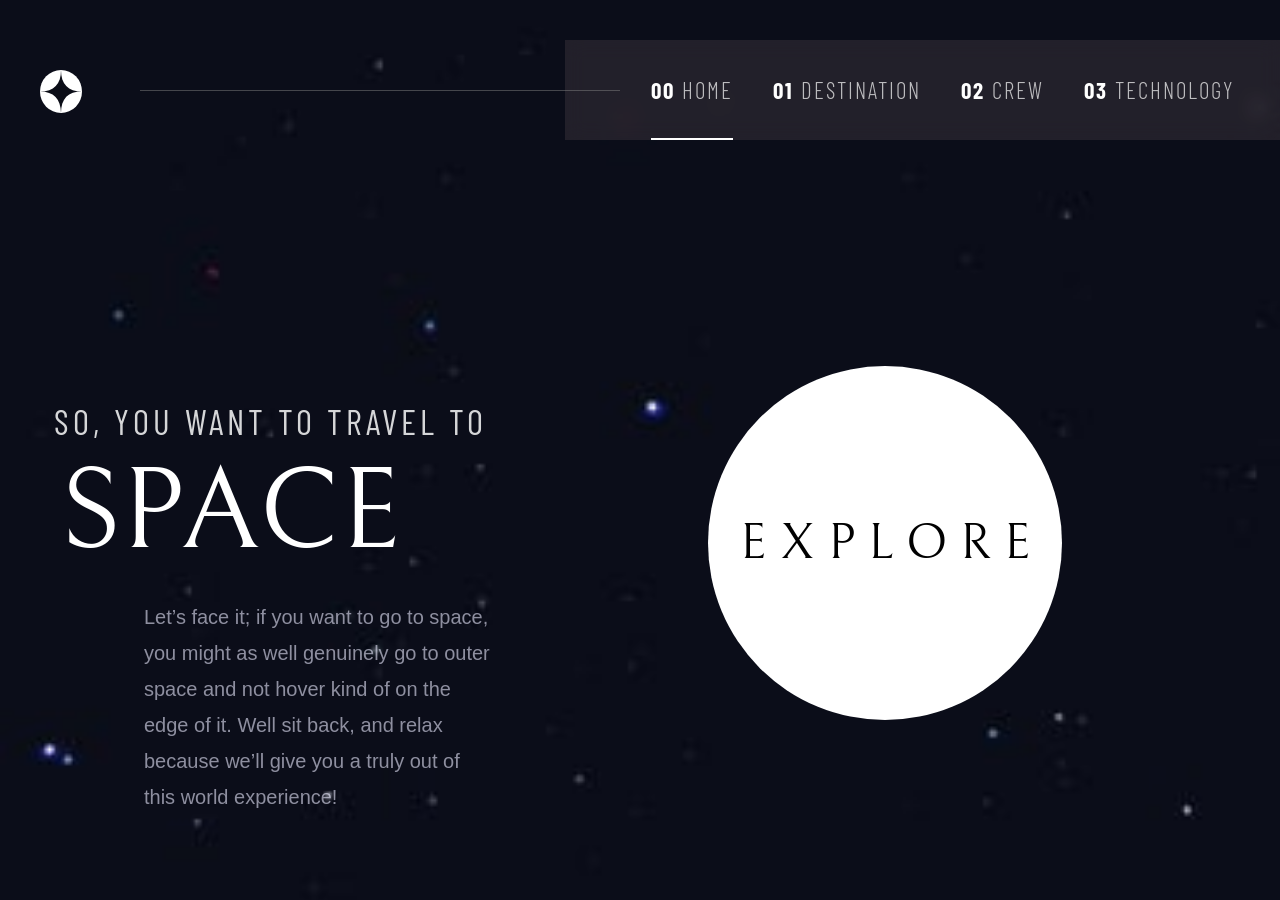
<file: index.html>
<!DOCTYPE html>
<html lang="fr">
<head>
  	<meta charset="UTF-8">
	<meta name="viewport" content="width=device-width, initial-scale=1.0">
	<link rel="stylesheet" href="styles/style.css">
	<style>@import url('https://fonts.googleapis.com/css2?family=Barlow+Condensed:ital,wght@0,100;0,200;0,300;0,400;0,500;1,100;1,200;1,300;1,400;1,500&family=Bellefair&display=swap');</style>
	<link rel="icon" type="image/png" sizes="32x32" href="./assets/favicon-32x32.png">
	<title>Space</title>
</head>
<body>
	<header>
		<div class="logo">
			<img src="assets/shared/logo.svg">
		</div>
		<div class="trait"></div>
		<div class="nav">
			<ul>
				<li><a href="#" style="border-bottom: 2px solid white;"><strong>00 </strong>home</a></li>
				<li><a href="destination.html"><strong>01 </strong>destination</a></li>
				<li><a href="crew.html"><strong>02 </strong>crew</a></li>
				<li><a href="technology.html"><strong>03 </strong>technology</a></li>
			</ul>
		</div>
	</header>

	<section class="home">
		<div class="texte">
			<h2>So, you want to travel to</h2>
			<h3>space</h3>
			<p>
				Let’s face it; if you want to go to space, you might as well genuinely go to 
				outer space and not hover kind of on the edge of it. Well sit back, and relax 
				because we’ll give you a truly out of this world experience!
			</p>
		</div>

		<div class="explore">
			<a href="destination.html">
				<div class="btn">
					<span>E X P L O R E</span>
				</div>
			</a>
		</div>
		

	</section>
</body>
</html>
</file>
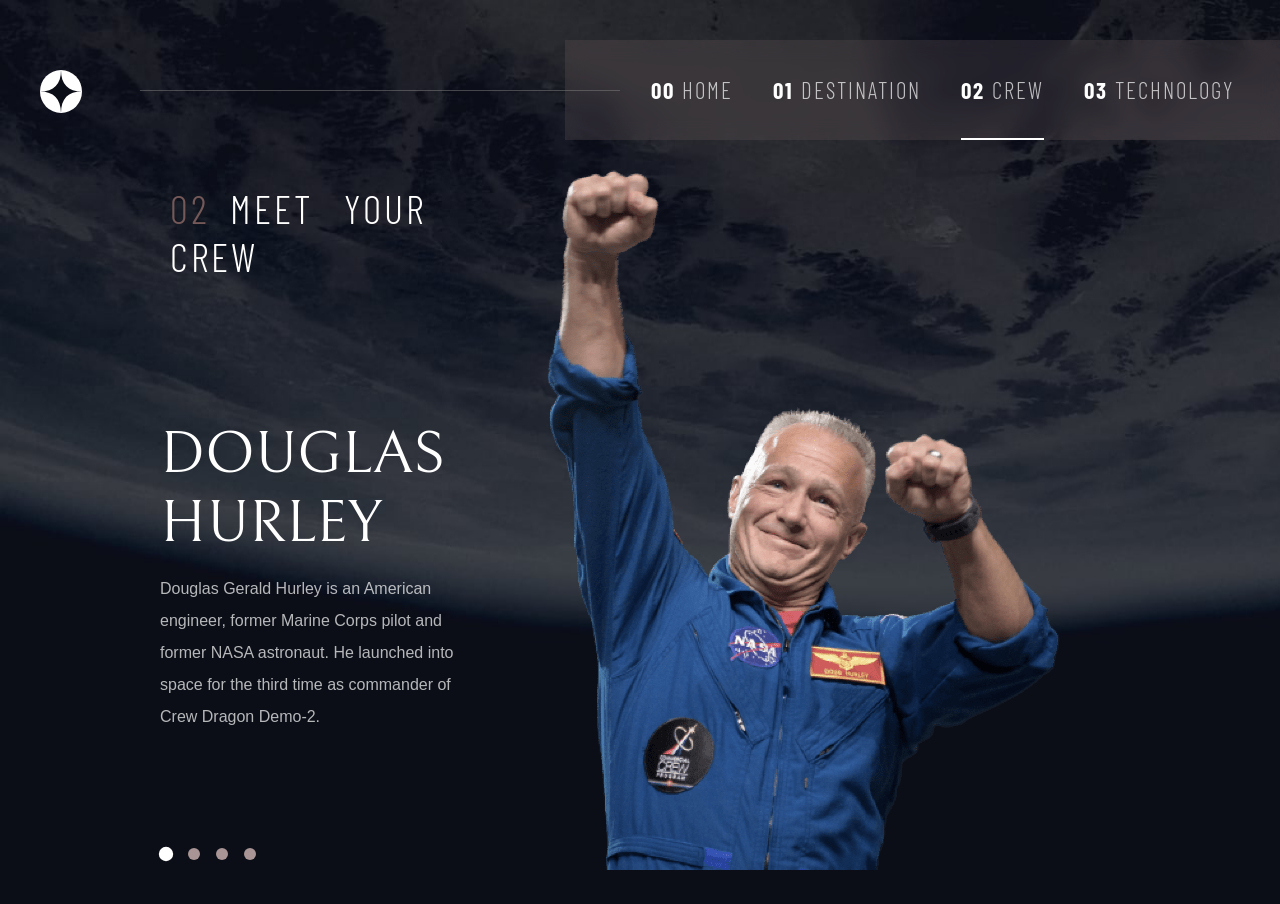
<file: crew.html>
<!DOCTYPE html>
<html lang="fr">
<head>
  	<meta charset="UTF-8">
  	<meta name="viewport" content="width=device-width, initial-scale=1.0">
	<link rel="stylesheet" href="styles/style.css">
	<link rel="stylesheet" href="styles/crew.css">
	<script src="styles/glide/glide.min.js" charset="utf-8"></script>
    <link rel="stylesheet" href="styles/glide/glide.core.min.css">
    <link rel="stylesheet" href="styles/glide/glide.theme.min.css">
    <link rel="stylesheet" href="https://cdnjs.cloudflare.com/ajax/libs/font-awesome/5.12.1/css/all.min.css">
	<style>@import url('https://fonts.googleapis.com/css2?family=Barlow+Condensed:ital,wght@0,100;0,200;0,300;0,400;0,500;1,100;1,200;1,300;1,400;1,500&family=Bellefair&display=swap');</style>	
	<link rel="icon" type="image/png" sizes="32x32" href="./assets/favicon-32x32.png">
	
	<title>Space</title>
</head>
<body>
	<header>
		<div class="logo">
			<img src="assets/shared/logo.svg">
		</div>
		<div class="trait"></div>
		<div class="nav">
			<ul>
				<li><a href="index.html"><strong>00 </strong>home</a></li>
				<li><a href="destination.html" ><strong>01 </strong>destination</a></li>
				<li><a href="crew.html" style="border-bottom: 2px solid white;"><strong>02 </strong>crew</a></li>
				<li><a href="technology.html"><strong>03 </strong>technology</a></li>
			</ul>
		</div>
	</header>

	<div class="glider">
		<div class="glide__track" data-glide-el="track">
			<ul class="glide__slides">
				<li class="glide__slide">
					<div class="container">
						<div class="left">
							<div class="title">
								<h1><strong>02</strong>meet your crew</h1>
							</div>
							<div class="texte">
								<h2>Douglas hurley</h2>
								<p>
									Douglas Gerald Hurley is an American engineer,
									former Marine Corps pilot and former NASA astronaut.
									He launched into space for the third time as commander
									 of Crew Dragon Demo-2.
								</p>
							</div>
							<div data-glide-el="controls[nav]" class="buttons">
								<button data-glide-dir="=0" class="button--active glide__bullet--active"></button>
								<button data-glide-dir="=1" class=""></button>
								<button data-glide-dir="=2" class=""></button>
								<button data-glide-dir="=3" class=""></button>
							</div>
						</div>
						<div class="right">
							<img src="assets/crew/image-douglas-hurley.png">
						</div>
					</div>
				</li>

				<li class="glide__slide">
					<div class="container">
						<div class="left">
							<div class="title">
								<h1><strong>02</strong>meet your crew</h1>
							</div>
							<div class="texte">
								<h2>mark shuttleworth</h2>
								<p>
									Mark Richard Shuttleworth is the founder
									and CEO of Canonical, the company behind 
									the Linux-based Ubuntu operating system. 
									Shuttleworth became the first South African 
									to travel to space as a space tourist.
								</p>
							</div>
							<div data-glide-el="controls[nav]" class="buttons">
								<button data-glide-dir="=0" class=""></button>
								<button data-glide-dir="=1" class="button--active glide__bullet--active"></button>
								<button data-glide-dir="=2" class=""></button>
								<button data-glide-dir="=3" class=""></button>
							</div>
						</div>
						<div class="right">
							<img src="assets/crew/image-mark-shuttleworth.png">
						</div>
					</div>
				</li>
	
				<li class="glide__slide">
					<div class="container">
						<div class="left">
							<div class="title">
								<h1><strong>02</strong>meet your crew</h1>
							</div>
							<div class="texte">
								<h2>victor glover</h2>
								<p>
									Pilot on the first operational
									flight of the SpaceX Crew Dragon 
									to the International Space Station. 
									Glover is a commander in the U.S. Navy 
									where he pilots an F/A-18.He was a crew 
									member of Expedition 64, and served as a 
									station systems flight engineer.
								</p>
							</div>
							<div data-glide-el="controls[nav]" class="buttons">
								<button data-glide-dir="=0" class=""></button>
								<button data-glide-dir="=1" class=""></button>
								<button data-glide-dir="=2" class="button--active glide__bullet--active"></button>
								<button data-glide-dir="=3" class=""></button>
							</div>
						</div>
						<div class="right">
							<img src="assets/crew/image-victor-glover.png">
						</div>
					</div>
				</li>

				<li class="glide__slide">
					<div class="container">
						<div class="left">
							<div class="title">
								<h1><strong>02</strong>meet your crew</h1>
							</div>
							<div class="texte">
								<h2>anousheh ansari</h2>
								<p>
									Anousheh Ansari is an Iranian 
									American engineer and co-founder 
									of Prodea Systems. Ansari was the 
									fourth self-funded space tourist, 
									the first self-funded woman to fly 
									to the ISS, and the first Iranian in space.
								</p>
							</div>
							<div data-glide-el="controls[nav]" class="buttons">
								<button data-glide-dir="=0" class=""></button>
								<button data-glide-dir="=1" class=""></button>
								<button data-glide-dir="=2" class=""></button>
								<button data-glide-dir="=3" class="button--active glide__bullet--active"></button>
							</div>
						</div>
						<div class="right">
							<img src="assets/crew/image-anousheh-ansari.png">
						</div>
					</div>
				</li>
			</ul>
		</div>

	  <script>
		new Glide(document.querySelector('.glider'),{
			type: 'carousel',
			perView: 1,
			focusAt: 'center',
			gap: 40,
		}).mount();
	  </script>
</body>
</html>
</file>
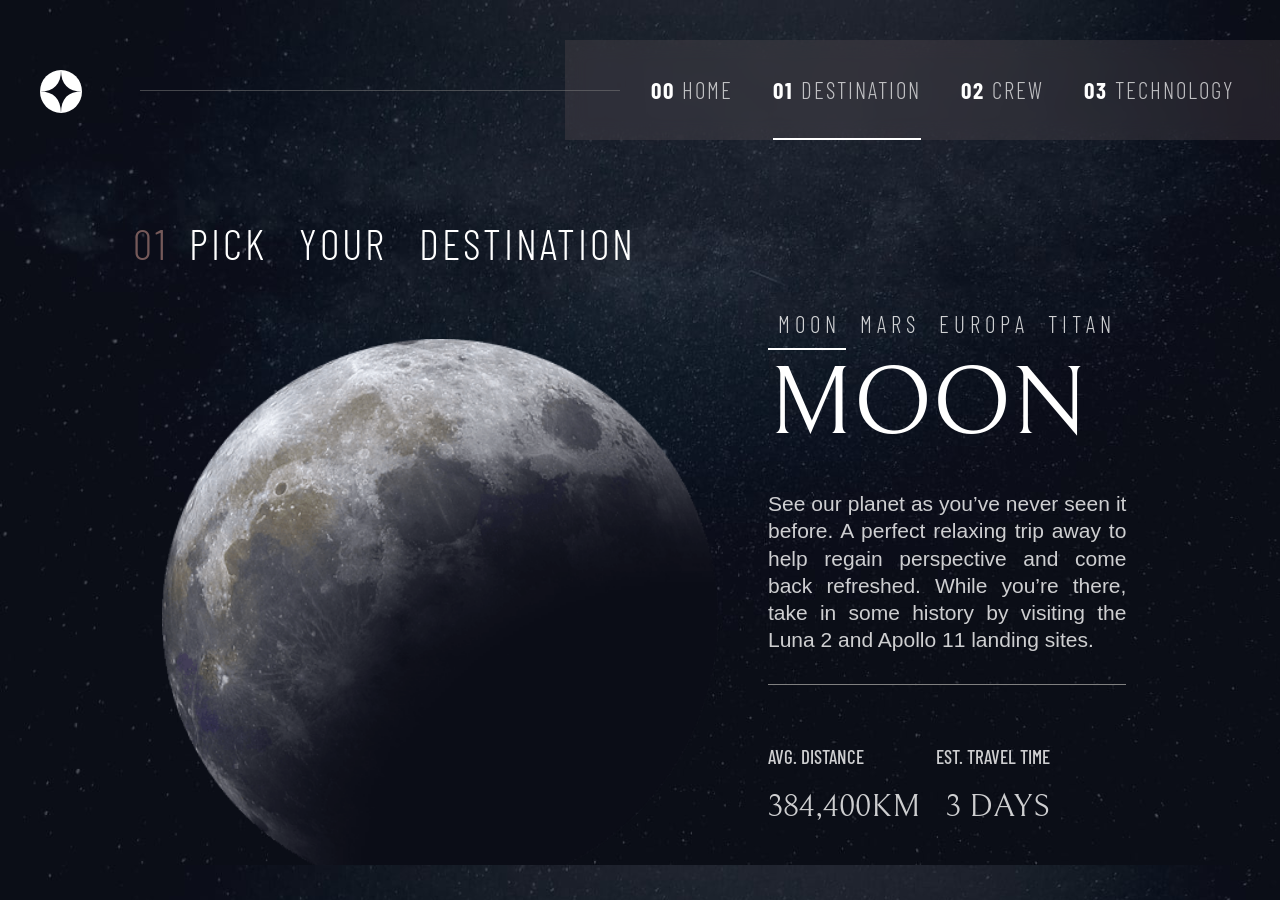
<file: destination.html>
<!DOCTYPE html>
<html lang="fr">
<head>
  	<meta charset="UTF-8">
  	<meta name="viewport" content="width=device-width, initial-scale=1.0">
	<link rel="stylesheet" href="styles/style.css">
	<link rel="stylesheet" href="styles/destination.css">
	<script src="styles/glide/glide.min.js" charset="utf-8"></script>
    <link rel="stylesheet" href="styles/glide/glide.core.min.css">
    <link rel="stylesheet" href="styles/glide/glide.theme.min.css">
    <link rel="stylesheet" href="https://cdnjs.cloudflare.com/ajax/libs/font-awesome/5.12.1/css/all.min.css">
	<style>@import url('https://fonts.googleapis.com/css2?family=Barlow+Condensed:ital,wght@0,100;0,200;0,300;0,400;0,500;1,100;1,200;1,300;1,400;1,500&family=Bellefair&display=swap');</style>
	<link rel="icon" type="image/png" sizes="32x32" href="./assets/favicon-32x32.png">	
	<title>Space</title>
</head>
<body>
	<header>
		<div class="logo">
			<img src="assets/shared/logo.svg">
		</div>
		<div class="trait"></div>
		<div class="nav">
			<ul>
				<li><a href="index.html"><strong>00 </strong>home</a></li>
				<li><a href="destination.html" style="border-bottom: 2px solid white;"><strong>01 </strong>destination</a></li>
				<li><a href="crew.html"><strong>02 </strong>crew</a></li>
				<li><a href="technology.html"><strong>03 </strong>technology</a></li>
			</ul>
		</div>
	</header>

	<div class="images glide">
		<div class="glide__track" data-glide-el="track">
			<ul class="glide__slides">
				<li class="glide__slide">
					<div class="container">
						<div class="left">
							<div class="title">
								<h1><strong>01</strong>pick your destination</h1>
							</div>
							<div class="planet">
								<img src="assets/destination/image-moon.png">
							</div>
						</div>
						<div class="right">
							<div data-glide-el="controls[nav]" class="buttons">
								<button data-glide-dir="=0" class="button--active glide__bullet--active">M O O N</button>
								<button data-glide-dir="=1" class="">M A R S</button>
								<button data-glide-dir="=2" class="">E U R O P A</button>
								<button data-glide-dir="=3" class="">T I T A N</button>
							</div>
							<div class="planet-name">
								<h3>MOON</h3>
							</div>
							<div class="texte">
								<p>	
									See our planet as you’ve never seen it before. A perfect relaxing trip away to help 
									regain perspective and come back refreshed. While you’re there, take in some history 
									by visiting the Luna 2 and Apollo 11 landing sites.
								</p>
							</div>
							<div class="trait"></div>
							<div class="stats">
								<div class="stats-name">
									<p>Avg. distance</p>
									<p>Est. travel time</p>
								</div>
								<div class="stats-res">
									<p>384,400KM</p>
									<p>3 days</p>
								</div>
							</div>
						</div>
					</div>
				</li>

				<li class="glide__slide">
					<div class="container">
						<div class="left">
							<div class="title">
								<h1><strong>01</strong>pick your destination</h1>
							</div>
							<div class="planet">
								<img src="assets/destination/image-mars.png">
							</div>
						</div>
						<div class="right">
							<div data-glide-el="controls[nav]" class="buttons">
								<button data-glide-dir="=0" class="">M O O N</button>
								<button data-glide-dir="=1" class="button--active glide__bullet--active">M A R S</button>
								<button data-glide-dir="=2" class="">E U R O P A</button>
								<button data-glide-dir="=3" class="">T I T A N</button>
							</div>
							<div class="planet-name">
								<h3>MARS</h3>
							</div>
							<div class="texte">
								<p>	
									Don’t forget to pack your hiking boots. You’ll need them to tackle Olympus Mons, 
									the tallest planetary mountain in our solar system. It’s two and a half times 
									the size of Everest!
								</p>
							</div>
							<div class="trait"></div>
							<div class="stats">
								<div class="stats-name">
									<p>Avg. distance</p>
									<p>Est. travel time</p>
								</div>
								<div class="stats-res">
									<p>225 mil. km</p>
									<p>9 months</p>
								</div>
							</div>
						</div>
					</div>
				</li>
	
				<li class="glide__slide">
					<div class="container">
						<div class="left">
							<div class="title">
								<h1><strong>01</strong>pick your destination</h1>
							</div>
							<div class="planet">
								<img src="assets/destination/image-europa.png">
							</div>
						</div>
						<div class="right">
							<div class="buttons" data-glide-el="controls[nav]">
								<button data-glide-dir="=0" class="">M O O N</button>
								<button data-glide-dir="=1" class="">M A R S</button>
								<button data-glide-dir="=2" class="button--active glide__bullet--active">E U R O P A</button>
								<button data-glide-dir="=3" class="">T I T A N</button>
							</div>
							<div class="planet-name">
								<h3>EUROPA</h3>
							</div>
							<div class="texte">
								<p>	
									The smallest of the four Galilean moons orbiting Jupiter, Europa is a 
									winter lover’s dream. With an icy surface, it’s perfect for a bit of 
									ice skating, curling, hockey, or simple relaxation in your snug 
									wintery cabin.
								</p>
							</div>
							<div class="trait"></div>
							<div class="stats">
								<div class="stats-name">
									<p>Avg. distance</p>
									<p>Est. travel time</p>
								</div>
								<div class="stats-res">
									<p>628 mil. km</p>
									<p>3 years</p>
								</div>
							</div>
						</div>
					</div>
				</li>

				<li class="glide__slide">
					<div class="container">
						<div class="left">
							<div class="title">
								<h1><strong>01</strong>pick your destination</h1>
							</div>
							<div class="planet">
								<img src="assets/destination/image-europa.png">
							</div>
						</div>
						<div class="right">
							<div data-glide-el="controls[nav]" class="buttons">
								<button data-glide-dir="=0" class="">M O O N</button>
								<button data-glide-dir="=1" class="">M A R S</button>
								<button data-glide-dir="=2" class="">E U R O P A</button>
								<button data-glide-dir="=3" class="button--active glide__bullet--active">T I T A N</button>
							</div>
							<div class="planet-name">
								<h3>TITAN</h3>
							</div>
							<div class="texte">
								<p>	
									The only moon known to have a dense atmosphere other than Earth, Titan 
									is a home away from home (just a few hundred degrees colder!). As a 
									bonus, you get striking views of the Rings of Saturn.
								</p>
							</div>
							<div class="trait"></div>
							<div class="stats">
								<div class="stats-name">
									<p>Avg. distance</p>
									<p>Est. travel time</p>
								</div>
								<div class="stats-res">
									<p>1.6 bil. km</p>
									<p>7 years</p>
								</div>
							</div>
						</div>
					</div>
				</li>
			</ul>
		</div>

	  <script>
		new Glide(".images",{
			type: 'carousel',
			perView: 1,
			focusAt: 'center',
			gap: 40,
			breakpoints: {
				1200:{
			 		perView: 3
				},
				800:{
			  		perView: 2
				}
		  	}
		}).mount();
	  </script>
</body>
</html>
</file>
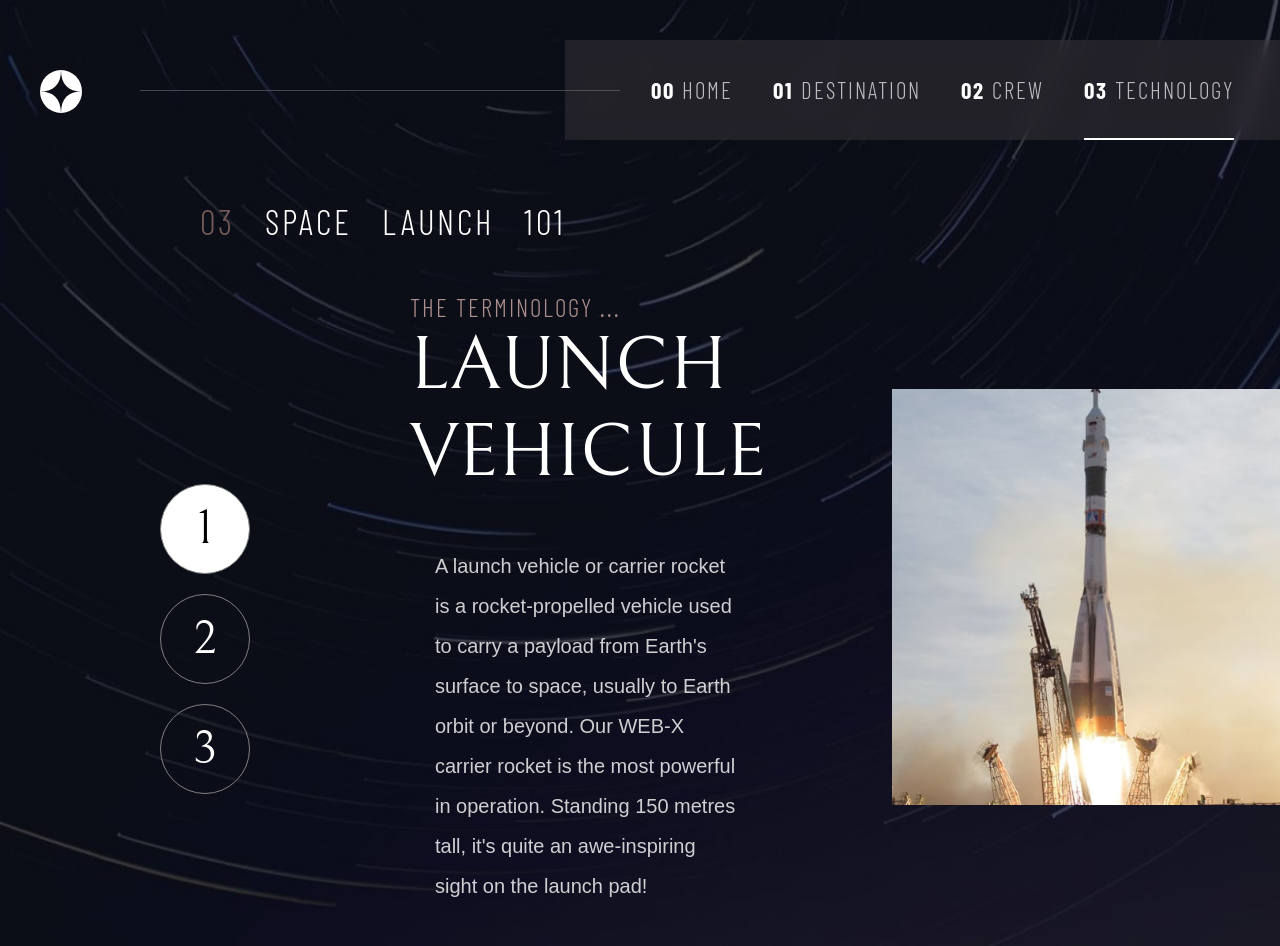
<file: technology.html>
<!DOCTYPE html>
<html lang="fr">
<head>
  	<meta charset="UTF-8">
  	<meta name="viewport" content="width=device-width, initial-scale=1.0">
	<link rel="stylesheet" href="styles/style.css">
	<link rel="stylesheet" href="styles/technology.css">
	<script src="styles/glide/glide.min.js" charset="utf-8"></script>
    <link rel="stylesheet" href="styles/glide/glide.core.min.css">
    <link rel="stylesheet" href="styles/glide/glide.theme.min.css">
    <link rel="stylesheet" href="https://cdnjs.cloudflare.com/ajax/libs/font-awesome/5.12.1/css/all.min.css">
	<style>@import url('https://fonts.googleapis.com/css2?family=Barlow+Condensed:ital,wght@0,100;0,200;0,300;0,400;0,500;1,100;1,200;1,300;1,400;1,500&family=Bellefair&display=swap');</style>	
	<link rel="icon" type="image/png" sizes="32x32" href="./assets/favicon-32x32.png">
	
	<title>Space</title>
</head>
<body>
	<header>
		<div class="logo">
			<img src="assets/shared/logo.svg">
		</div>
		<div class="trait"></div>
		<div class="nav">
			<ul>
				<li><a href="index.html"><strong>00 </strong>home</a></li>
				<li><a href="destination.html" ><strong>01 </strong>destination</a></li>
				<li><a href="crew.html"><strong>02 </strong>crew</a></li>
				<li><a href="technology.html" style="border-bottom: 2px solid white;"><strong>03 </strong>technology</a></li>
			</ul>
		</div>
	</header>

	<div class="title">
		<h1><strong>03</strong> space launch 101</h1>
	</div>

	<div class="images glide">
		<div class="glide__track" data-glide-el="track">
			<ul class="glide__slides">
				<li class="glide__slide">
					<div class="container">
						<div data-glide-el="controls[nav]" class="buttons">
							<button data-glide-dir="=0" class="button--active glide__bullet--active">1</button>
							<button data-glide-dir="=1">2</button>
							<button data-glide-dir="=2">3</button>
						</div>
						<div class="texte">
							<div class="header">
								<p>THE TERMINOLOGY ...</p>
								<h2>launch vehicule</h2>
							</div>
							<div class="sub-header">
								<p>
									A launch vehicle or carrier rocket is a
									rocket-propelled vehicle used to carry a 
									payload from Earth's surface to space, 
									usually to Earth orbit or beyond. Our WEB-X 
									carrier rocket is the most powerful in operation. 
									Standing 150 metres tall, it's quite an awe-inspiring 
									sight on the launch pad!
								</p>
							</div>
						</div>
						<div class="image">
							<img src="assets/technology/image-launch-vehicle-portrait.jpg">
						</div>
					</div>
				</li>

				<li class="glide__slide">
					<div class="container">
						<div data-glide-el="controls[nav]" class="buttons">
							<button data-glide-dir="=0">1</button>
							<button data-glide-dir="=1" class="button--active glide__bullet--active">2</button>
							<button data-glide-dir="=2">3</button>
						</div>
						<div class="texte">
							<div class="header">
								<p>THE TERMINOLOGY ...</p>
								<h2>spaceport</h2>
							</div>
							<div class="sub-header">
								<p>
									A spaceport or cosmodrome is a site for 
									launching (or receiving) spacecraft, by 
									analogy to the seaport for ships or airport 
									for aircraft. Based in the famous Cape Canaveral, 
									our spaceport is ideally situated to take advantage 
									of the Earth’s rotation for launch.
								</p>
							</div>
						</div>
						<div class="image">
							<img src="assets/technology/image-spaceport-portrait.jpg">
						</div>
					</div>
				</li>

				<li class="glide__slide">
					<div class="container">
						<div data-glide-el="controls[nav]" class="buttons">
							<button data-glide-dir="=0">1</button>
							<button data-glide-dir="=1">2</button>
							<button data-glide-dir="=2" class="button--active glide__bullet--active">3</button>
						</div>
						<div class="texte">
							<div class="header">
								<p>THE TERMINOLOGY ...</p>
								<h2>space capsule</h2>
							</div>
							<div class="sub-header">
								<p>
									A space capsule is an often-crewed 
									spacecraft that uses a blunt-body reentry 
									capsule to reenter the Earth's atmosphere without 
									wings. Our capsule is where you'll spend your time 
									during the flight. It includes a space gym, cinema, 
									and plenty of other activities to keep you entertained.
								</p>
							</div>
						</div>
						<div class="image">
							<img src="assets/technology/image-space-capsule-portrait.jpg">
						</div>
					</div>
				</li>
			</ul>
		</div>

	  <script>
		new Glide(".images",{
			type: 'carousel',
			perView: 1,
			focusAt: 'center',
			gap: 40,
			breakpoints: {
				1200:{
			 		perView: 3
				},
				800:{
			  		perView: 2
				}
		  	}
		}).mount();
	  </script>


</body>
</html>
</file>
<file: styles/style.css>
*{
    margin: 0;
}

a{
    text-decoration: none;
    color: inherit;
}

body{
    background-image: url("../assets/home/background-home-desktop.jpg");
    background-size: cover;
    animation: transition 1s;
}

@keyframes transition {
    from {
        opacity: 0;
        transform: rotateX(-10deg);
    }

    to {
        opacity: 1;
        transform: rotateX(0);
    }
}

header{
    display: flex;
    flex-direction: row;
    width: 100%;
    height: fit-content;
    align-items: center;
}

header div.logo{
    margin: 47px 38% 0 40px;
}

header div.logo img{
    width: 110%;
}

header div.trait{
    content: '';
    height: 1px;
    width: 37.5%;
    background: rgba(128, 128, 128, .501);
    position: absolute;
    top: 90px;
    left: 140px;
    z-index: 2;
}

header div.nav{
    display: flex;
    align-items: center;
    justify-content: center;
    background-color: rgba(128,109,109,.2);
    backdrop-filter: blur(10px);
    width: 70%;
    height: 100px;
    margin-top: 40px;
}

header div.nav ul{
    display: flex;
    list-style: none;
}

header div.nav ul li{
    color: rgba(255,255,255,.7);
    font-size: 23px;
    text-transform: uppercase;
    font-family: 'Barlow Condensed', sans-serif;
    padding: 0 20px;
    font-weight: 300;
    letter-spacing: 2px;
}

header div.nav ul li a{
    padding: 34px 0;    
    transition: .2s ease-in-out;
}


header div.nav ul li a:hover{
    border-bottom: 2px solid white;
}


header div.nav ul li strong{
    font-weight: bold;
    color: #fff;
}

section.home{
    animation: up-home 1.2s ease;
}

@keyframes up-home {
    from{transform: translateY(900px);}
    to{transform: translateY(0);}
}

section.home div.texte{
    display: flex;
    flex-direction: column;
    align-items: center;
    width: 50%;
    margin-top: 260px;
}



section.home div.texte h2{
    font-family: "Barlow Condensed",sans-serif;
    font-size: 35px;
    color: rgba(255,255,255,.83);
    letter-spacing: 4px;
    text-transform: uppercase;
    font-weight: 400;
    margin-right: 100px;
}

section.home div.texte h3{
    font-family: "Bellefair",serif;
    text-transform: uppercase;
    font-size: 115px;
    font-weight: lighter;
    color: #fff;
    margin: 5px 180px 20px 0;
}

section.home div.texte p{
    font-family: "Barlow",sans-serif;
    font-size: 20px;
    font-weight: lighter;
    color: rgba(230, 230, 250, .6);
    line-height: 1.8;
    width: 55%;
}

div.explore .btn{
    display: flex;
    align-items: center;
    position: absolute;
    bottom: 20%;
    right: 17%;
    width: 290px;
    height: 290px;
    background-color: #fff;
    padding: 2em;
    border-radius: 100%;
    cursor: pointer;
    transition: .5s;
}

div.explore .btn:hover{
    transform: scale(1.25);
    box-shadow: 0px 0px 15px #fff;
}

div.explore .btn span{
    display: block;
    width: 100%;
    font-family: "Bellefair",serif;
    font-size: 50px;
    text-align: center;
    color: #000;
}


/*  RESPONSIVE */ 

@media screen and (max-width: 1300px) {
    body{
        background-image: url("../assets/home/background-home-mobile.jpg");
        background-size: cover;
    }
}
</file>
<file: styles/crew.css>
body{
    background-image: url("../assets/crew/background-crew-desktop.jpg");
    background-size: cover;
    animation: transition 1s;
}

div.container{
    display: flex;
    align-items: center;
    justify-content: center;
    width: 75%;
    min-height: 75vh;
    margin: auto;
    animation: up-destination 1.2s ease;
}

@keyframes up-destination{
    from{transform: translateY(900px);}
    to{transform: translateY(0);}
}

div.left{
    display: flex;
    flex-direction: column;
    align-items: start;
    justify-content: center;
    width: 50%;
    height: 75vh;
}

div.left div.title strong{
    color: #755959;
    font-weight: 300;
    margin-right: 20px;
}

div.left div.title h1{
    font-family: "Barlow Condensed",sans-serif;
    color: #fff;
    font-weight: 300;
    text-transform: uppercase;
    font-size: 40px;
    letter-spacing: 3px;
    word-spacing: 20px;
    margin: 0 0 0 10px;
}

div.left div.texte{
    margin: 140px 0 0 0;
}

div.left div.texte h2{
    font-family: "Bellefair",sans-serif;
    font-weight: 500;
    font-size: 60px;
    color: #fff;
    text-transform: uppercase;
}

div.left div.texte p{
    font-family: "Barlow",sans-serif;
    color: rgba(255, 255, 255, .7);
    line-height: 2;
    margin-top: 15px;
    margin-bottom: 115px;
}

div.left div.buttons{
    display: flex;
    flex-direction: row;
    align-items: center;
    justify-content: flex-start;
    width: 100%;
    gap: 1em;
}

div.left div.buttons button{
    width: 10px;
    height: 12px;
    border-radius: 150px;
    border: none;
    transition: .5s ease;
    cursor: pointer;
    background-color: #a99595;
}

div.left div.buttons button:hover{
    transform: scale(1.2);
}

div.left div.buttons button.button--active{
    background: #fff;
    transform: scale(1.2);
}

div.right img{
    margin: 30px 60px;
}
</file>
<file: styles/destination.css>
body{
    background-image: url("../assets/destination/background-destination-desktop.jpg");
    background-size: cover;
}

.glide__slide div.container{
    display: flex;
    margin-top: 50px;
    content: '';
    height: 75vh;
    width: 100%;
    animation: up-destination 1.2s ease;
}

@keyframes up-destination{
    from{transform: translateY(900px);}
    to{transform: translateY(0);}
}


div.left{
    width: 60%;
    display: flex;
    flex-direction: column;
}

div.left div.title{
    margin: 20px auto;
}

div.left div.title strong{
    color: #755959;
    font-weight: 300;
    margin-right: 20px;
}

div.left div.title h1{
    font-family: "Barlow Condensed",sans-serif;
    color: #fff;
    font-weight: 300;
    text-transform: uppercase;
    margin: 7px 0 0 0;
    font-size: 43px;
    letter-spacing: 3px;
    word-spacing: 20px;
}

div.left div.planet{
    margin: 50px auto;
}

div.left div.planet img{
    width: 125%;
    animation: rotate 50s infinite linear;
}

@keyframes rotate{
    100%{
        transform: rotate(360deg);
    }
}

div.right{
    width: 40%;
    display: flex;
    flex-direction: column;
}

div.right div.buttons{
    margin-top: 110px;
}

div.right div.buttons button{
    background-color: transparent;
    font-family: "Barlow Condensed",sans-serif;
    font-size: 23px;
    border: none;
    font-weight: 300;
    padding: 10px;
    color: rgba(255, 255, 255, .8);
}

div.right div.buttons button.button--active{
    border-bottom: 2px solid white;
}

div.right div.planet-name h3{
    font-family: "Bellefair",serif;
    font-weight: 500;
    color: #fff;
    font-size: 96px;
}

div.right div.texte{
    margin-top: 30px;
    width: 70%;
}

div.right div.texte p{
    font-family: "Barlow",sans-serif;
    font-size: 21px;
    line-height: 1.3;
    text-align: justify;
    color: rgba(255, 255, 255, .8);
    border-bottom: 1px solid gray;
    padding-bottom: 30px;
}

div.right div.stats {
    width: 55%;
}

div.right div.stats div.stats-name{
    display: flex;
    justify-content: space-between;
    margin: 60px 0 20px 0;
}

div.right div.stats div.stats-name p{
    font-family: "Barlow Condensed",sans-serif;
    font-weight: 500;
    color: rgba(255, 255, 255, .8);
    font-size: 19px;
    text-transform: uppercase;
}

div.right div.stats div.stats-res{
    display: flex;
    justify-content: space-between;
}

div.right div.stats div.stats-res p{
    font-family: "Bellefair",sans-serif;
    font-size: 32px;
    color: rgba(255, 255, 255, .8);
    text-transform: uppercase;
}
</file>
<file: styles/technology.css>
body{
    background-image: url("../assets/technology/background-technology-desktop.jpg");
    background-size: cover;
}

.glide {
    pointer-events: none;
}

div.title{
    margin: 60px 0 0 200px;
}

div.title strong{
    color: #755959;
    font-weight: 300;
}

div.title h1{
    font-family: "Barlow Condensed",sans-serif;
    color: #fff;
    font-weight: 300;
    text-transform: uppercase;
    margin: 7px 0 0 0;
    font-size: 35px;
    letter-spacing: 3px;
    word-spacing: 20px;
}

div.container{
    display: flex;
    align-items: center;
    margin-top: 50px;
}

div.buttons{
    display: flex;
    flex-direction: column;
    margin-top: 80px;
    margin-left: 150px;
}

div.buttons button{
    width: 90px;
    height: 90px;
    font-family: "Bellefair", serif;
    font-size: 47.5px;
    cursor: pointer;
    border: 1px solid gray;
    border-radius: 100%;
    background: none;
    color: white;
    margin: 10px;
    transition: .5s ease;
    pointer-events: auto;
}

div.buttons button:hover{
    background: white;
    color: inherit;
}

div.buttons button.button--active{
    background: white;
    color: inherit;
}

div.texte{
    color: white;
    width: 50%;
    margin: 0 0 0 150px;
}

div.texte div.header{
    text-transform: uppercase;
}

div.texte div.header p{
    text-transform: none;
    font-family: "Barlow Condensed",sans-serif;
    color: #ac8e8e;
    font-weight: 300;
    font-size: 25px;
    letter-spacing: 2px;
}

div.texte div.header h2{
    font-family: "Bellefair",serif;
    font-size: 76px;
    color: #fff;
    font-weight: lighter;
}

div.texte div.sub-header{
    margin-top: 50px;
    margin-left: 25px;
    width: 89%;
}

div.texte div.sub-header p{
    width: 70%;
    font-family: "Barlow",sans-serif;
    font-size: 20px;
    line-height: 2;
    color: rgba(255,255,255,.8);
}

div.image img{
    width: 105%;
}
</file>
